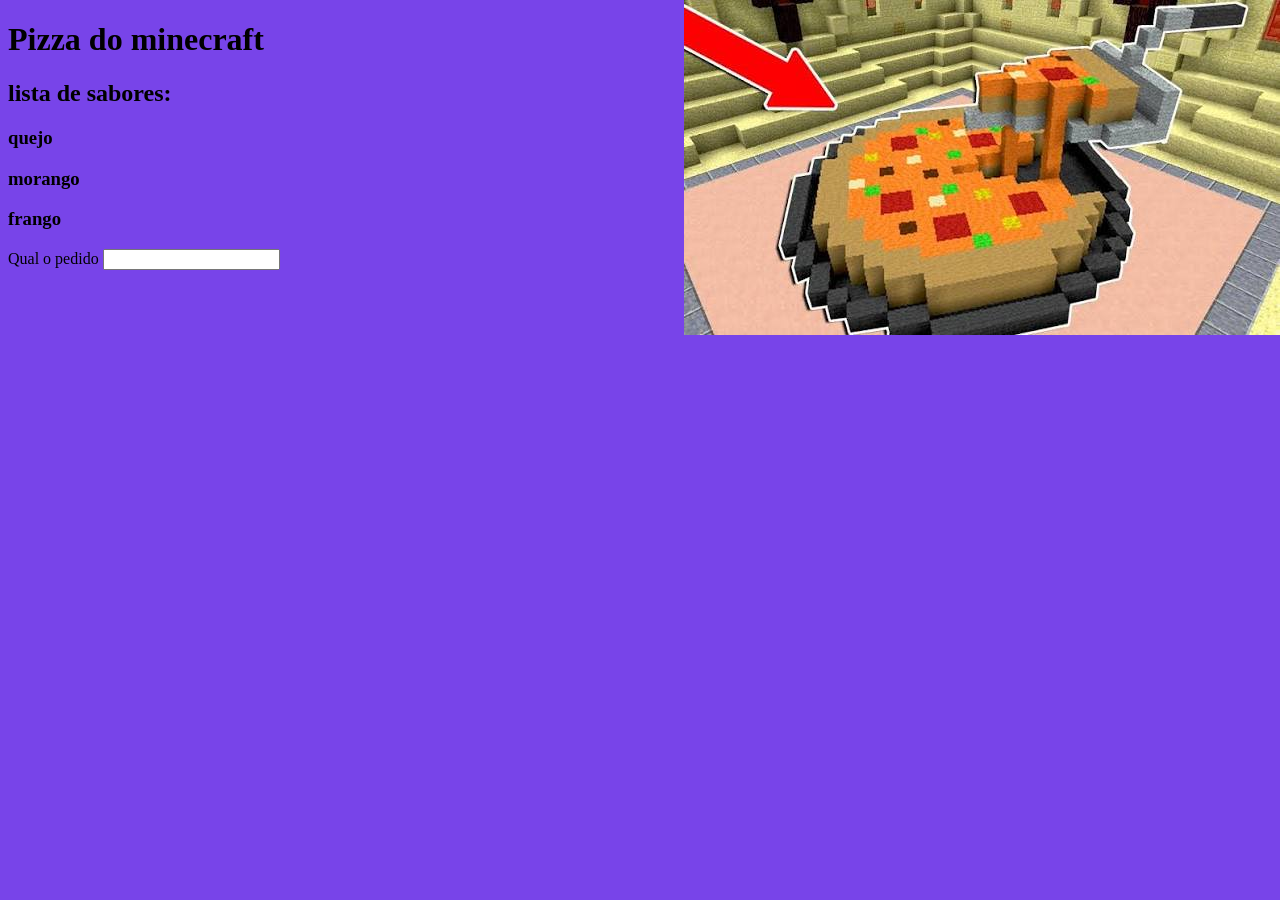
<file: aula 17-08/index.html>
<!DOCTYPE html>
<html lang="pt">
<head>
    <meta charset="UTF-8">
    <meta name="viewport" content="width=device-width, initial-scale=1.0">
    <title>Pizzaria</title>
    <link rel="stylesheet" 
    href="css/style.css">
</head>
<body>
    <!-- tags para títulos-->
     <h1>Pizza do minecraft</h1>
     <h2>lista de sabores:</h2>
     <h3>quejo</h3>
     <h3>morango</h3>
     <h3>frango</h3>

     <form>
        <label for="nome">Qual o pedido</label>
        <input type="text" name="nome" 
        id="">
     </form>

</body>
</html>
</file>
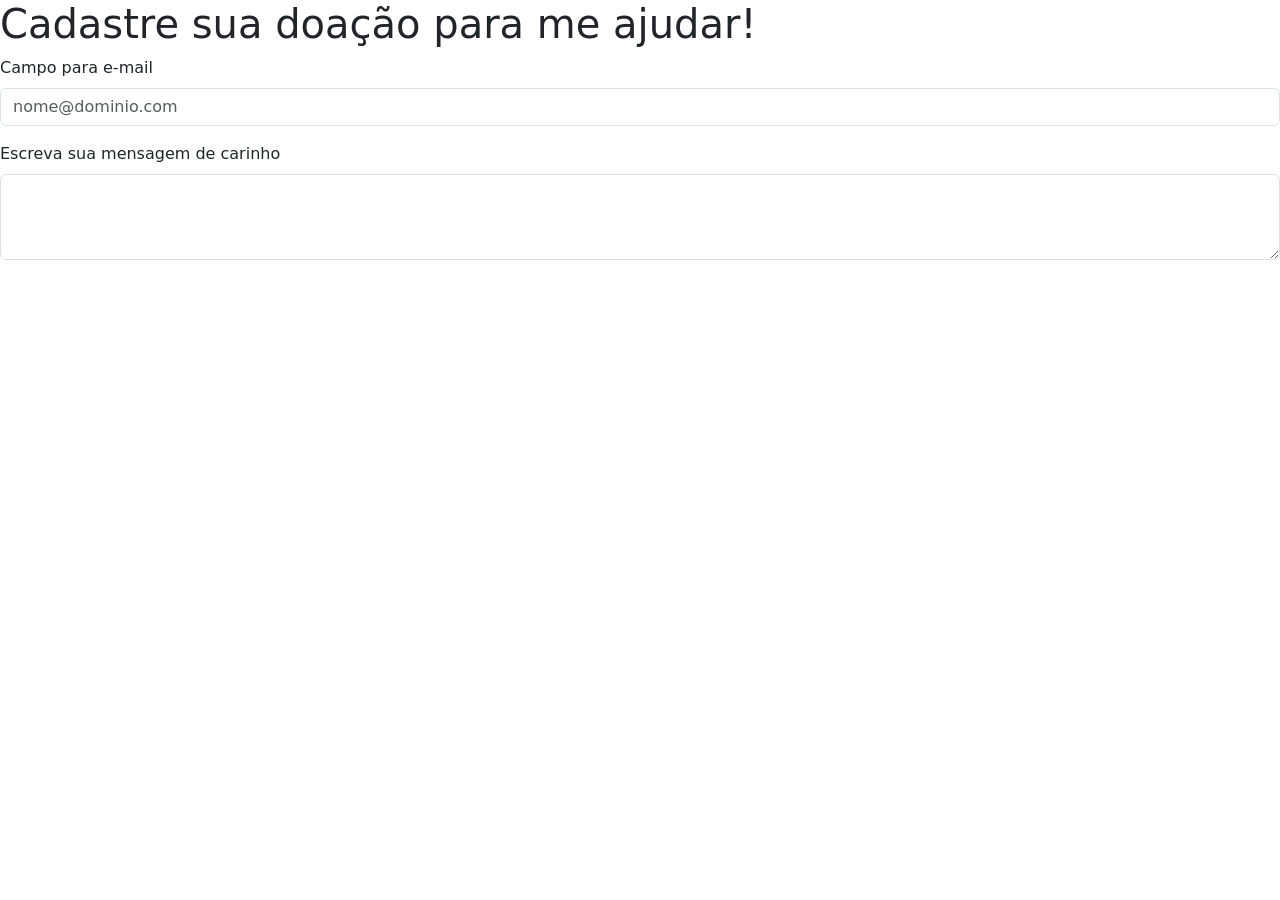
<file: aula 24-08/index.html>
<!doctype html>
<html lang="en">

<head>
    <meta charset="utf-8">
    <meta name="viewport" content="width=device-width, initial-scale=1">
    <title>Bootstrap demo</title>
    <link href="https://cdn.jsdelivr.net/npm/bootstrap@5.3.8/dist/css/bootstrap.min.css" rel="stylesheet"
        integrity="sha384-sRIl4kxILFvY47J16cr9ZwB07vP4J8+LH7qKQnuqkuIAvNWLzeN8tE5YBujZqJLB" crossorigin="anonymous">
</head>

<body>
    <h1>Cadastre sua doação para me ajudar!</h1>
    <div class="mb-3">
        <label for="email" class="form-label">Campo para e-mail</label>
        <input type="email" class="form-control" id="email" placeholder="nome@dominio.com">
    </div>
    <div class="mb-3">
        <label for="mensagem" class="form-label">Escreva sua mensagem de carinho</label>
        <textarea class="form-control" id="mensagem" rows="3"></textarea>
    </div>












    <script src="https://cdn.jsdelivr.net/npm/bootstrap@5.3.8/dist/js/bootstrap.bundle.min.js"
        integrity="sha384-FKyoEForCGlyvwx9Hj09JcYn3nv7wiPVlz7YYwJrWVcXK/BmnVDxM+D2scQbITxI"
        crossorigin="anonymous"></script>
</body>

</html>
</file>
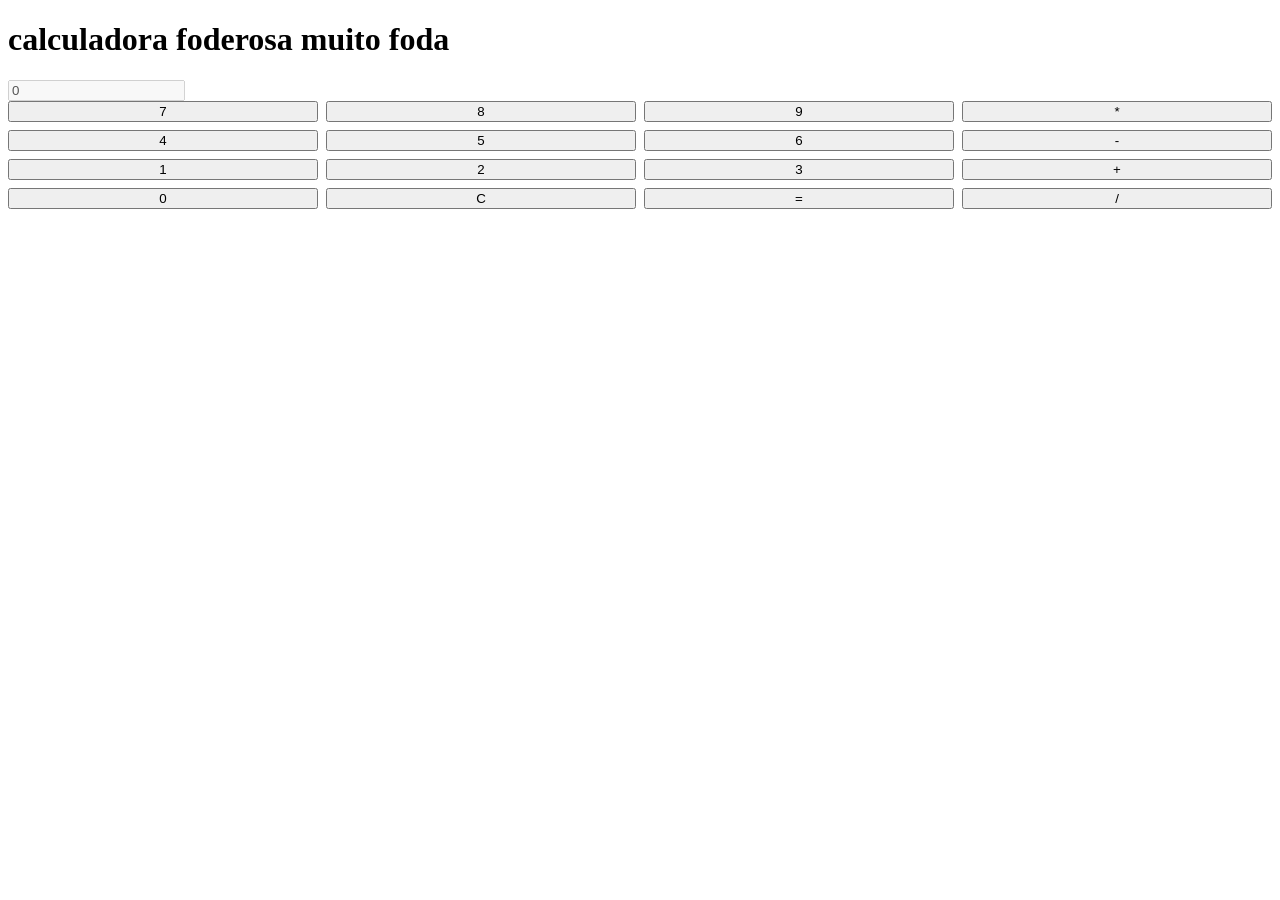
<file: calculadora/index.html>
<!DOCTYPE html>
<html lang="en">
<head>
    <meta charset="UTF-8">
    <meta name="viewport" content="width=device-width, initial-scale=1.0">
    <title>Calculadora</title>
    <link rel="stylesheet" href="style.css">
</head>
<body><!--- comentario --> 
    <header>
        <h1>calculadora foderosa muito foda</h1>
    </header>
    <main>

        <input type="text" id="display" value="0" readonly disabled>

        <div id="teclado">
            <button id="btn7">7</button>
            <button id="btn8">8</button>
            <button id="btn9">9</button>
            <button id="btnMulti">*</button>

            <button id="btn4">4</button>
            <button id="btn5">5</button>
            <button id="btn6">6</button>
            <button id="btnMenos">-</button>
            
            <button id="btn1"> 1</button>
            <button id="btn2">2</button>
            <button id="btn3">3</button>
            <button id="btnSoma">+</button>
            
            <button id="btn0">0</button>
            <button id="btnApaga">C</button>
            <button id="btnResult">=</button>
            <button id="btnDiv">/</button>
        </div>
    </main>


    <script src="script.js"></script>
</body>
</html>
</file>
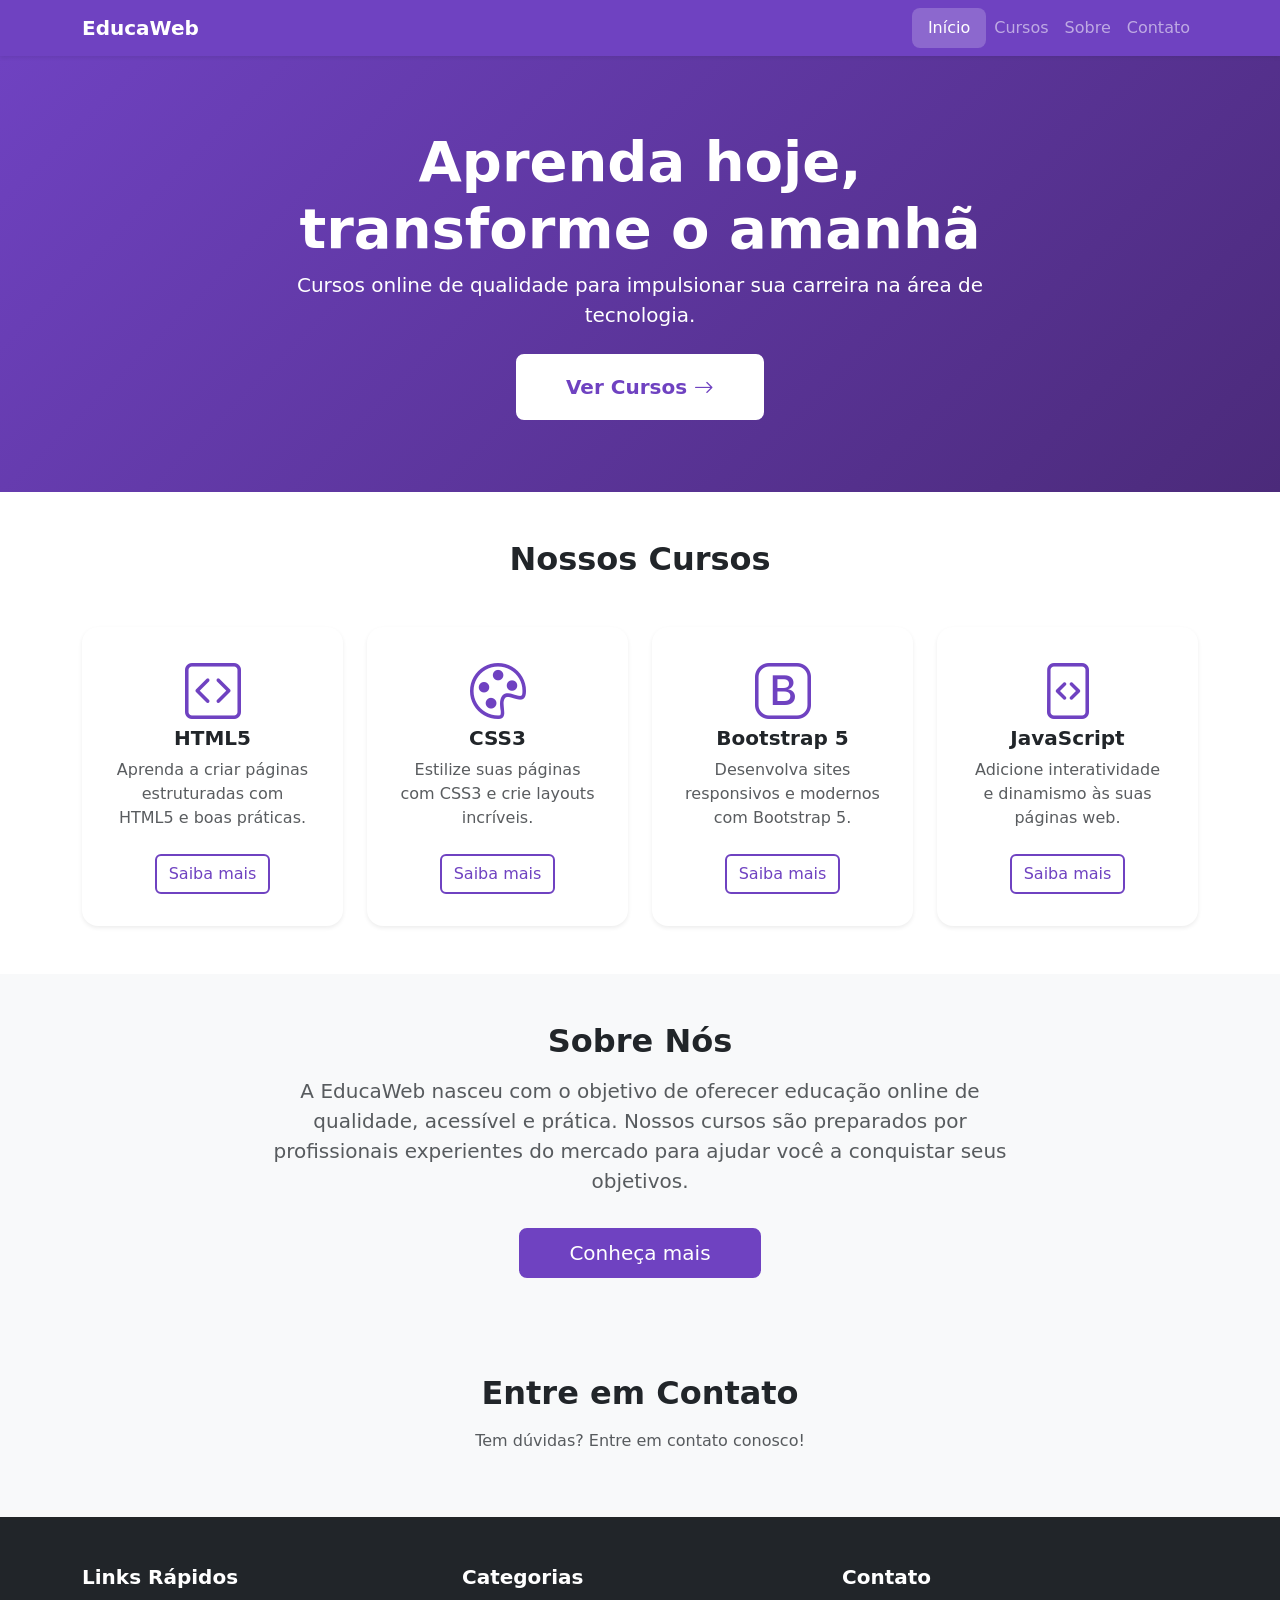
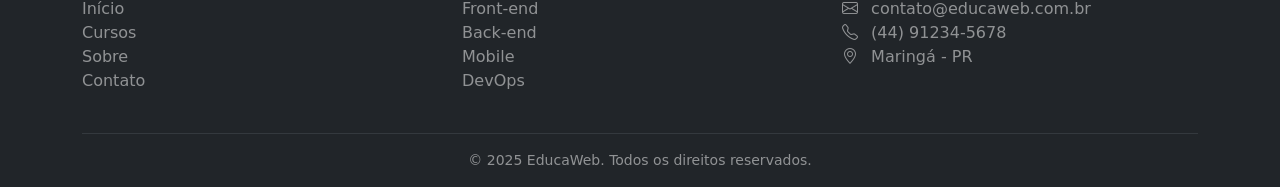
<file: EducaWeb/index.html>
<!DOCTYPE html>
<html lang="pt-BR">
<head>
    <meta charset="UTF-8" />
    <meta name="viewport" content="width=device-width, initial-scale=1.0" />
    <title>EducaWeb - Cursos Online</title>

    <link href="https://cdn.jsdelivr.net/npm/bootstrap@5.3.0-alpha1/dist/css/bootstrap.min.css" rel="stylesheet" />
    <link rel="stylesheet" href="https://cdn.jsdelivr.net/npm/bootstrap-icons@1.11.3/font/bootstrap-icons.min.css" />
    <link rel="stylesheet" href="css/style.css" />
</head>
<body>

    <nav class="navbar navbar-expand-lg navbar-dark bg-roxo shadow-sm">
        <div class="container">
            <a class="navbar-brand fw-bold" href="#">EducaWeb</a>
            <button class="navbar-toggler" type="button" data-bs-toggle="collapse" data-bs-target="#navbarNav"
                aria-controls="navbarNav" aria-expanded="false" aria-label="Toggle navigation">
                <span class="navbar-toggler-icon"></span>
            </button>
            <div class="collapse navbar-collapse" id="navbarNav">
                <ul class="navbar-nav ms-auto">
                    <li class="nav-item">
                        <a class="nav-link active" aria-current="page" href="#">Início</a>
                    </li>
                    <li class="nav-item">
                        <a class="nav-link" href="cursos">Cursos</a>
                    </li>
                    <li class="nav-item">
                        <a class="nav-link" href="sobre">Sobre</a>
                    </li>
                    <li class="nav-item">
                        <a class="nav-link" href="contato">Contato</a>
                    </li>
                </ul>
            </div>
        </div>
    </nav>

    <section class="hero bg-roxo text-white py-5">
        <div class="container py-4">
            <div class="row align-items-center">
                <div class="col-lg-8 mx-auto text-center">
                    <h1 class="display-4 fw-bold">Aprenda hoje, transforme o amanhã</h1>
                    <p class="lead mb-4">
                        Cursos online de qualidade para impulsionar sua carreira na área de tecnologia.
                    </p>
                    <a href="cursos" class="btn btn-roxo-claro btn-lg px-5 py-3 fw-semibold text-roxo">
                        Ver Cursos <i class="bi bi-arrow-right"></i>
                    </a>
                </div>
            </div>
        </div>
    </section>

    <section id="cursos" class="py-5">
        <div class="container">
            <h2 class="text-center fw-bold mb-5">Nossos Cursos</h2>
            <div class="row g-4">
                <div class="col-md-6 col-lg-3">
                    <div class="card h-100 shadow-sm border-0 text-center p-3 curso-card">
                        <div class="card-body">
                            <i class="bi bi-code-square display-4 text-roxo mb-3"></i>
                            <h5 class="card-title fw-bold">HTML5</h5>
                            <p class="card-text text-muted">
                                Aprenda a criar páginas estruturadas com HTML5 e boas práticas.
                            </p>
                            <a href="#" class="btn btn-outline-roxo mt-2">Saiba mais</a>
                        </div>
                    </div>
                </div>

                <div class="col-md-6 col-lg-3">
                    <div class="card h-100 shadow-sm border-0 text-center p-3 curso-card">
                        <div class="card-body">
                            <i class="bi bi-palette display-4 text-roxo mb-3"></i>
                            <h5 class="card-title fw-bold">CSS3</h5>
                            <p class="card-text text-muted">
                                Estilize suas páginas com CSS3 e crie layouts incríveis.
                            </p>
                            <a href="#" class="btn btn-outline-roxo mt-2">Saiba mais</a>
                        </div>
                    </div>
                </div>

                <div class="col-md-6 col-lg-3">
                    <div class="card h-100 shadow-sm border-0 text-center p-3 curso-card">
                        <div class="card-body">
                            <i class="bi bi-bootstrap display-4 text-roxo mb-3"></i>
                            <h5 class="card-title fw-bold">Bootstrap 5</h5>
                            <p class="card-text text-muted">
                                Desenvolva sites responsivos e modernos com Bootstrap 5.
                            </p>
                            <a href="#" class="btn btn-outline-roxo mt-2">Saiba mais</a>
                        </div>
                    </div>
                </div>

                <div class="col-md-6 col-lg-3">
                    <div class="card h-100 shadow-sm border-0 text-center p-3 curso-card">
                        <div class="card-body">
                            <i class="bi bi-file-code display-4 text-roxo mb-3"></i>
                            <h5 class="card-title fw-bold">JavaScript</h5>
                            <p class="card-text text-muted">
                                Adicione interatividade e dinamismo às suas páginas web.
                            </p>
                            <a href="#" class="btn btn-outline-roxo mt-2">Saiba mais</a>
                        </div>
                    </div>
                </div>
            </div>
        </div>
    </section>

    <section id="sobre" class="py-5 bg-light">
        <div class="container">
            <div class="row align-items-center">
                <div class="col-lg-8 mx-auto text-center">
                    <h2 class="fw-bold mb-3">Sobre Nós</h2>
                    <p class="text-muted fs-5">
                        A EducaWeb nasceu com o objetivo de oferecer educação online de qualidade,
                        acessível e prática. Nossos cursos são preparados por profissionais experientes
                        do mercado para ajudar você a conquistar seus objetivos.
                    </p>
                    <a href="#" class="btn btn-roxo btn-lg mt-3 px-5">Conheça mais</a>
                </div>
            </div>
        </div>
    </section>

    <section id="contato" class="py-5 bg-light">
        <div class="container">
            <div class="row">
                <div class="col-md-12 text-center">
                    <h2 class="fw-bold mb-3">Entre em Contato</h2>
                    <p class="text-muted">
                        Tem dúvidas? Entre em contato conosco!
                    </p>
                </div>
            </div>
        </div>
    </section>

    <footer class="bg-dark text-white pt-5 pb-3" id="contato">
        <div class="container">
            <div class="row g-4">
                <!-- Links Rápidos -->
                <div class="col-md-4">
                    <h5 class="fw-bold">Links Rápidos</h5>
                    <ul class="list-unstyled">
                        <li><a href="index.html" class="text-white-50 text-decoration-none">Início</a></li>
                        <li><a href="cursos" class="text-white-50 text-decoration-none">Cursos</a></li>
                        <li><a href="sobre" class="text-white-50 text-decoration-none">Sobre</a></li>
                        <li><a href="contato" class="text-white-50 text-decoration-none">Contato</a></li>
                    </ul>
                </div>

                <div class="col-md-4">
                    <h5 class="fw-bold">Categorias</h5>
                    <ul class="list-unstyled">
                        <li><a href="#" class="text-white-50 text-decoration-none">Front-end</a></li>
                        <li><a href="#" class="text-white-50 text-decoration-none">Back-end</a></li>
                        <li><a href="#" class="text-white-50 text-decoration-none">Mobile</a></li>
                        <li><a href="#" class="text-white-50 text-decoration-none">DevOps</a></li>
                    </ul>
                </div>

                <div class="col-md-4">
                    <h5 class="fw-bold">Contato</h5>
                    <ul class="list-unstyled text-white-50">
                        <li><i class="bi bi-envelope me-2"></i> contato@educaweb.com.br</li>
                        <li><i class="bi bi-telephone me-2"></i> (44) 91234-5678</li>
                        <li><i class="bi bi-geo-alt me-2"></i> Maringá - PR</li>
                    </ul>
                </div>
            </div>
            <hr class="border-secondary mt-4" />
            <div class="text-center text-white-50 small">
                &copy; 2025 EducaWeb. Todos os direitos reservados.
            </div>
        </div>
    </footer>

    <script src="https://cdn.jsdelivr.net/npm/bootstrap@5.3.0-alpha1/dist/js/bootstrap.bundle.min.js">
    </script>
</body>
</html>
</file>
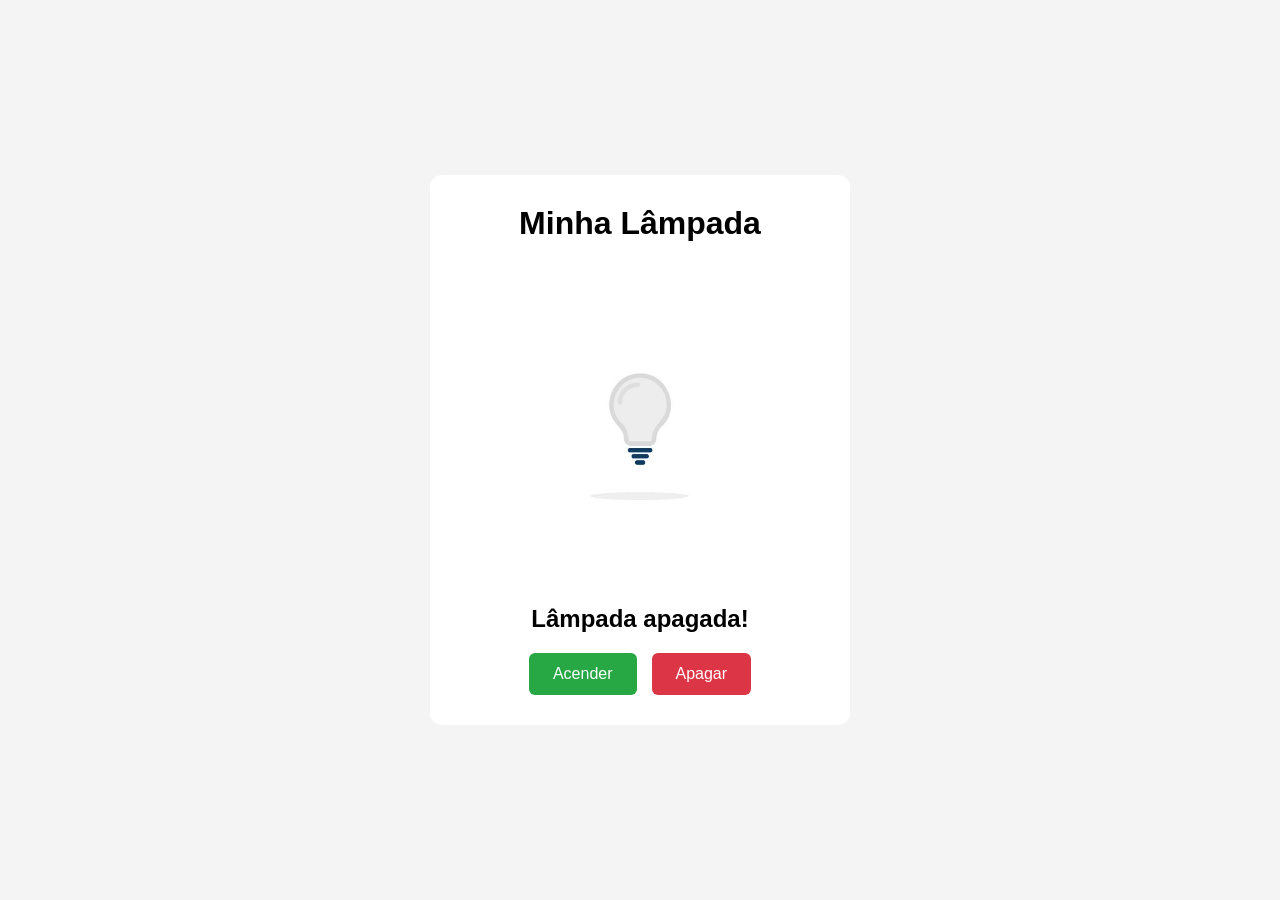
<file: Lampada - Trabalho 2/index.html>
<!DOCTYPE html>
<html lang="pt-br">
<head>
    <meta charset="UTF-8">
    <meta name="viewport" content="width=device-width, initial-scale=1.0">
    <title>Lâmpada com JavaScript</title>
    <link rel="stylesheet" href="css/style.css">
</head>
<body>

    <div class="container">
        <h1>Minha Lâmpada</h1>

        <div class="lampada">
            <!-- A imagem inicial é a lâmpada apagada -->
            <img id="imagemLampada" 
                 src="images/lampada-apagada.png" 
                 alt="Lâmpada apagada">
        </div>

        <!-- Este texto será alterado pelo JavaScript -->
        <h2 id="textoEstado">Lâmpada apagada!</h2>

        <div class="botoes">
            <button id="btnAcender" class="btn acender">Acender</button>
            <button id="btnApagar" class="btn apagar">Apagar</button>
        </div>
    </div>

    <script src="js/script.js"></script>
</body>
</html>
</file>
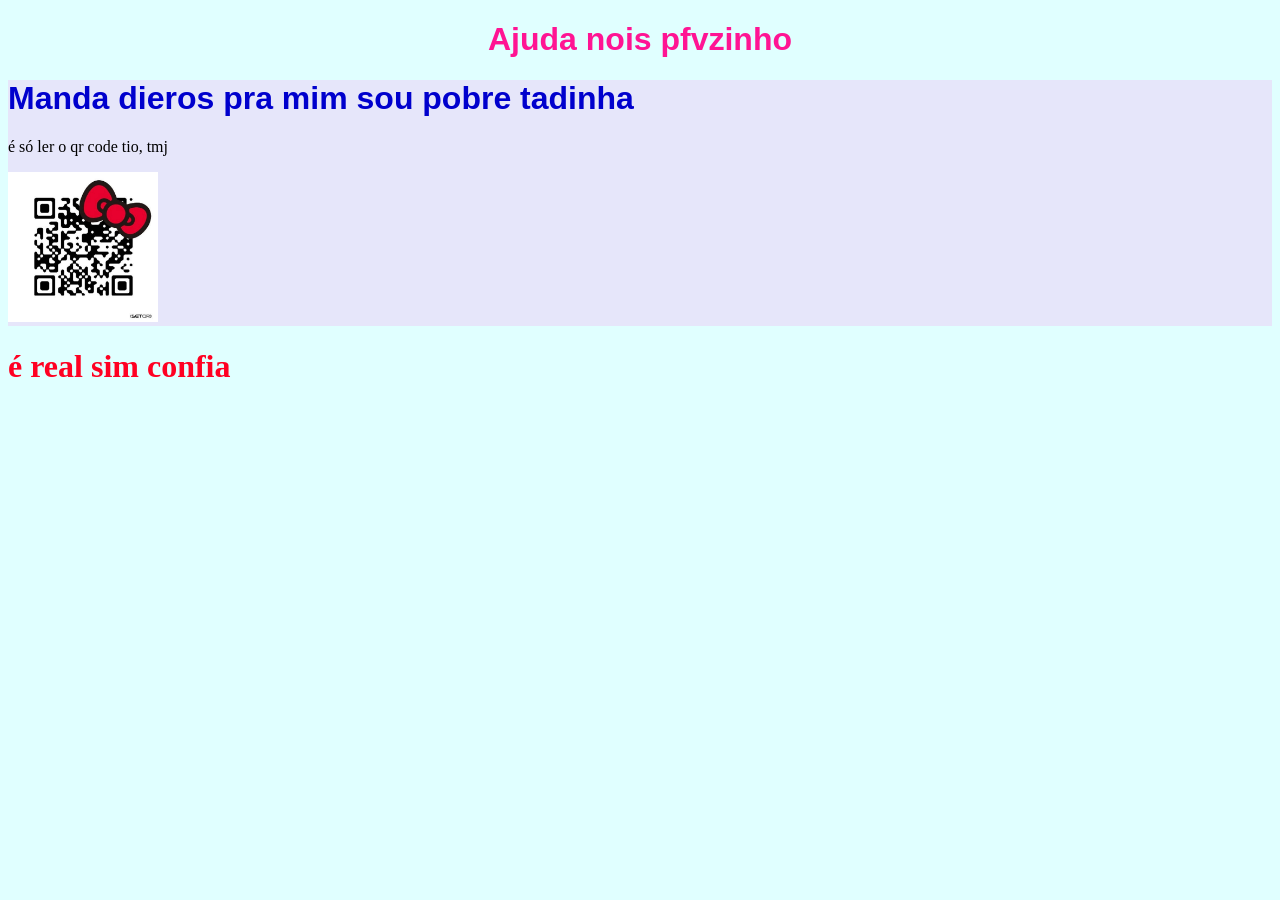
<file: meudinheiro-main/index.html>
<!DOCTYPE html>
<html lang="pt">
<head>
    <meta charset="UTF-8">
    <meta name="viewport" content="width=device-width, initial-scale=1.0">
    <title>Oi me ajuda</title>
    <link rel="stylesheet" href="css/style.css">
</head>
<body>

    <div class="topo">
        <h1 class="positivo">Ajuda nois pfvzinho</h1>
    </div>

    <div class="menu windos">
        
    </div>

    <div class="coisas">
        <h1 class="perigoso">Manda dieros pra mim sou pobre tadinha</h1>
        <p>é só ler o qr code tio, tmj</p>

        <img class="imagem" src="images/images.jpg" alt="">
    </div>

    <div class="final">
        <h1 id="vermelho">é real sim confia</h1>
    </div>


</body>
</html>
</file>
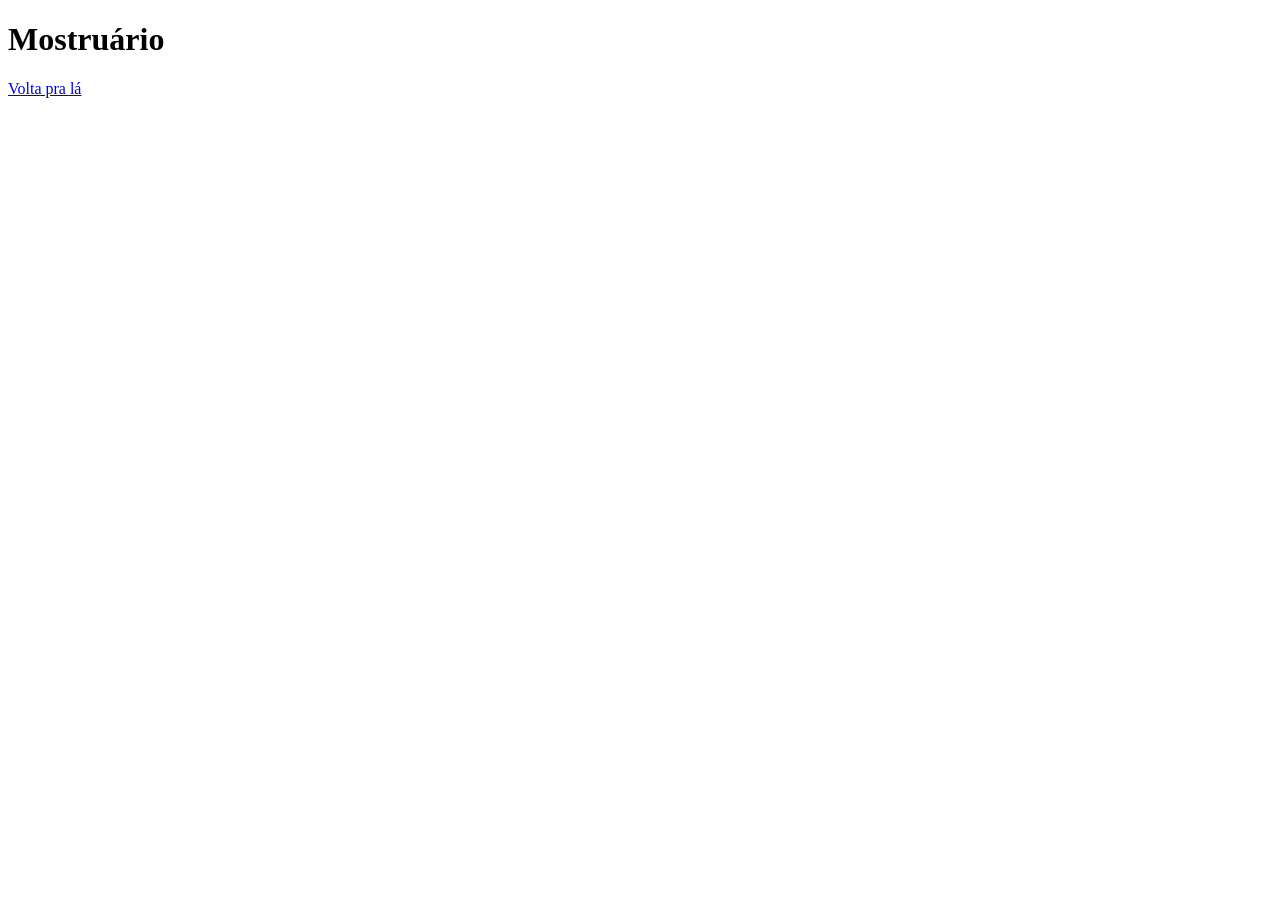
<file: aula 17-08/html/conteudo_casa.html>
<!DOCTYPE html>
<html lang="en">
<head>
    <meta charset="UTF-8">
    <meta name="viewport" content="width=device-width, initial-scale=1.0">
    <title>Document</title>
</head>
<body>
    <h1>Mostruário</h1>
    <a href="../index.html">Volta pra lá</a>
</body>
</html>
</file>
<file: aula 17-08/css/style.css>
body{
    background: url("../images/images.jpeg") no-repeat right top #7844e9;

}

/* comentario */
</file>
<file: calculadora/style.css>
#teclado{
    display: grid;
    grid-template-columns: repeat(4, 1fr);
    gap: 8px;
}
</file>
<file: EducaWeb/css/style.css>
:root {
    --bs-primary: #6f42c1;
    --bs-primary-rgb: 111, 66, 193;
    --bs-primary-dark: #5e2b97;
    --bs-primary-light: #e9d9ff;
    --roxo: #6f42c1;
    --roxo-escuro: #5e2b97;
    --roxo-claro: #e9d9ff;
    --roxo-hover: #5a32a3;
}

.bg-primary,
.navbar.bg-primary,
.hero.bg-primary,
.btn-primary,
.btn-outline-primary,
.text-primary {
    --bs-primary-rgb: 111, 66, 193;
}

.bg-primary {
    background-color: var(--bs-primary) !important;
}

.text-primary {
    color: var(--bs-primary) !important;
}

.btn-primary {
    background-color: var(--bs-primary) !important;
    border-color: var(--bs-primary) !important;
}

.btn-primary:hover {
    background-color: var(--bs-primary-dark) !important;
    border-color: var(--bs-primary-dark) !important;
}

.btn-outline-primary {
    color: var(--bs-primary) !important;
    border-color: var(--bs-primary) !important;
}

.btn-outline-primary:hover {
    background-color: var(--bs-primary) !important;
    border-color: var(--bs-primary) !important;
    color: #fff !important;
}

.bg-roxo {
    background-color: #6f42c1 !important;
}
.bg-roxo-escuro {
    background-color: #5e2b97 !important;
}
.bg-roxo-claro {
    background-color: #e9d9ff !important;
}
.text-roxo {
    color: #6f42c1 !important;
}
.btn-roxo {
    background-color: #6f42c1;
    color: #fff;
    border: 2px solid #6f42c1;
}
.btn-roxo:hover {
    background-color: #5e2b97;
    border-color: #5e2b97;
    color: #fff;
}
.btn-roxo-claro {
    background-color: #fff;
    color: #6f42c1;
    border: 2px solid #fff;
}
.btn-roxo-claro:hover {
    background-color: #e9d9ff;
    border-color: #e9d9ff;
    color: #5e2b97;
}
.btn-outline-roxo {
    color: #6f42c1;
    border: 2px solid #6f42c1;
    background-color: transparent;
}
.btn-outline-roxo:hover {
    background-color: #6f42c1;
    color: #fff;
    border-color: #6f42c1;
}

.hero {
    background: linear-gradient(135deg, #6f42c1 0%, #4b2a7a 100%);
    padding-top: 3rem;
    padding-bottom: 3rem;
}


.curso-card {
    transition: transform 0.3s ease, box-shadow 0.3s ease;
    border-radius: 1rem;
}
.curso-card:hover {
    transform: translateY(-10px);
    box-shadow: 0 1rem 2.5rem rgba(111, 66, 193, 0.25) !important;
}
.curso-card:hover .btn-outline-roxo {
    background-color: #6f42c1;
    color: #fff;
}


.navbar-nav .nav-link.active {
    background-color: rgba(255, 255, 255, 0.2);
    border-radius: 0.5rem;
    padding-left: 1rem !important;
    padding-right: 1rem !important;
}


section {
    scroll-margin-top: 80px;
}
.card-body .display-4 {
    font-size: 3.5rem;
}


footer a:hover {
    color: #fff !important;
    text-decoration: underline !important;
}

@media (max-width: 768px) {
    .hero h1 {
        font-size: 2.2rem;
    }
}
</file>
<file: Lampada - Trabalho 2/css/style.css>
/* Reset básico para evitar margens e paddings indesejados */
* {
    margin: 0;
    padding: 0;
    box-sizing: border-box;
}

body {
    min-height: 100vh;
    display: flex;
    justify-content: center;   /* centraliza horizontalmente */
    align-items: center;       /* centraliza verticalmente */
    font-family: Arial, sans-serif;
    background-color: #f4f4f4;
}

.container {
    width: 420px;
    padding: 30px;
    text-align: center;
    background-color: white;
    border-radius: 12px;
}

.lampada {
    margin: 25px 0;
}

.lampada img {
    width: 150px;
    max-width: 100%;
}

.botoes {
    display: flex;
    justify-content: center;
    gap: 15px;
    margin-top: 20px;
}

.btn {
    padding: 12px 24px;
    border: none;
    border-radius: 6px;
    font-size: 16px;
    cursor: pointer;
}

/* Cores dos botões */
.acender {
    background-color: #28a745;
    color: white;
}

.apagar {
    background-color: #dc3545;
    color: white;
}
</file>
<file: meudinheiro-main/css/style.css>
body{
    background-color: lightcyan;

}

h1 {

    color:blueviolet;

}

.positivo {
    color: deeppink;
    font-family: 'Franklin Gothic Medium', Arial, sans-serif;
}

.perigoso{

    color:mediumblue;
    font-family: 'Comic Sans', sans-serif;
}

#vermelho{
    color: rgb(255, 0, 34);
}

.imagem{
    width: 150px;
    height: 150px;
}

.topo{
    text-align: center

}

.coisas{
    background-color: lavender;

}
</file>
